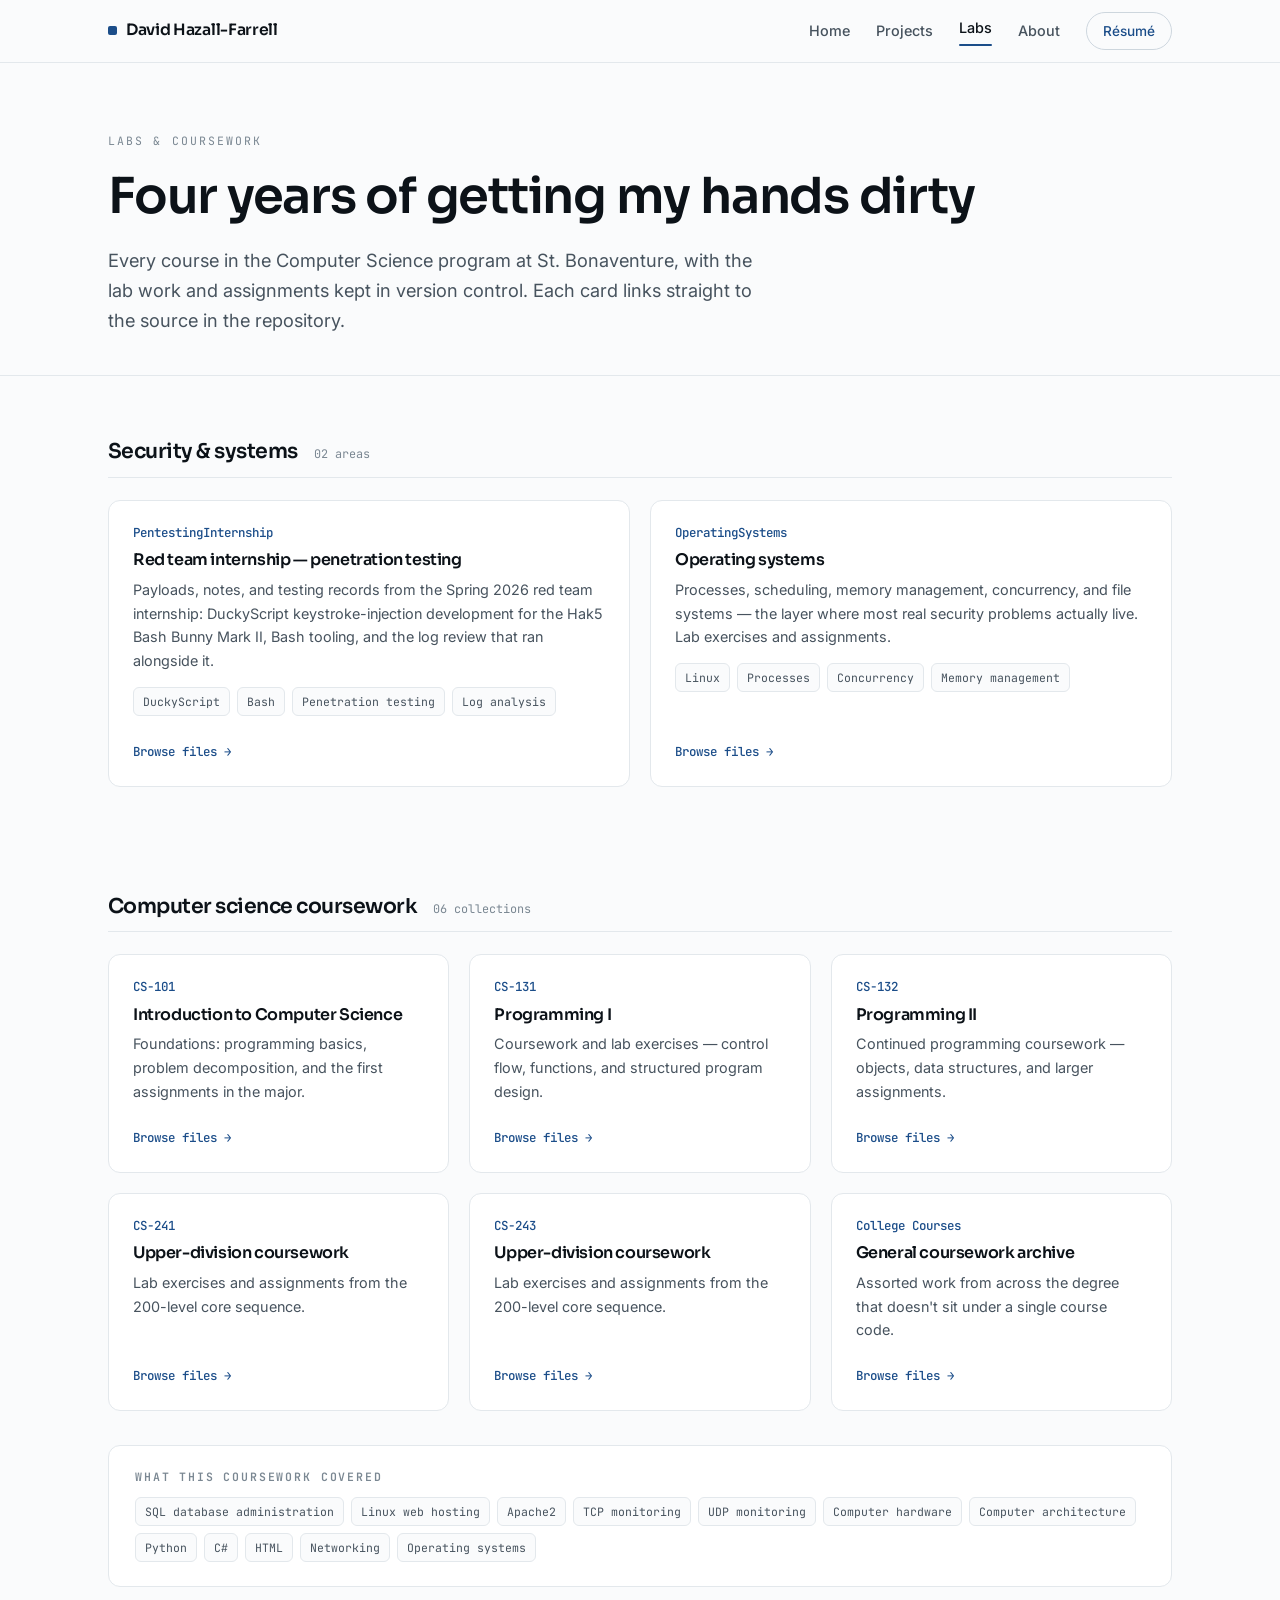
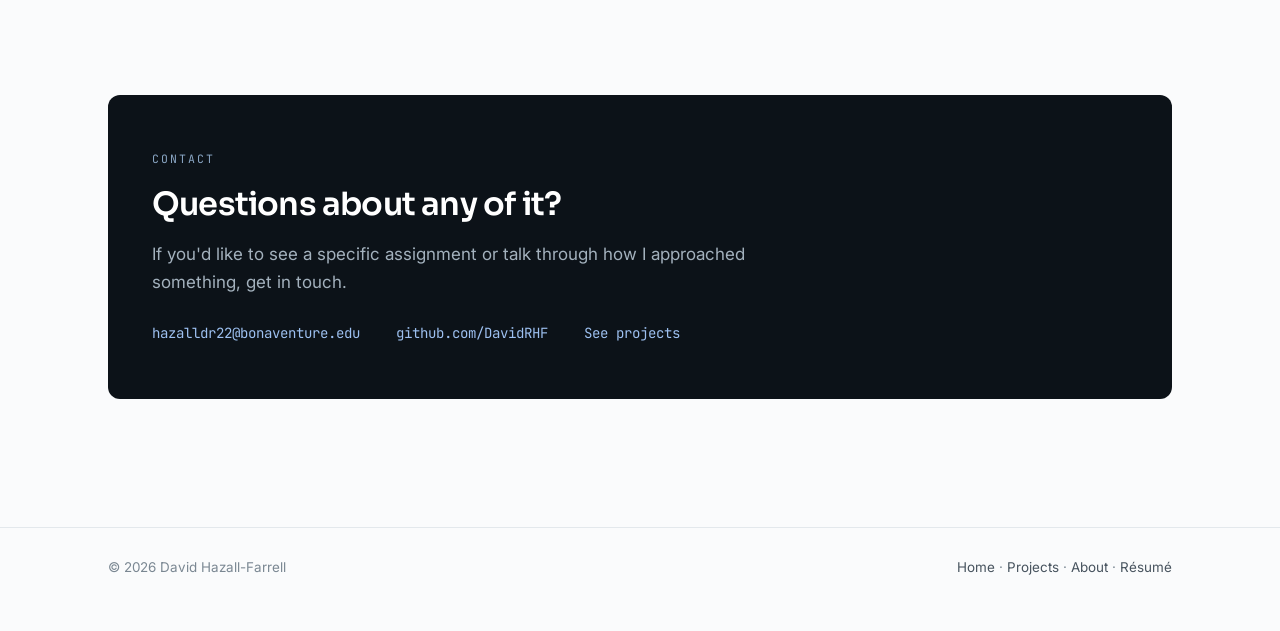
<file: labs.html>
<!DOCTYPE html>
<html lang="en">
<head>
<meta charset="utf-8">
<meta name="viewport" content="width=device-width, initial-scale=1">
<title>Labs &amp; Coursework — David Hazall-Farrell | Computer Science &amp; Cybersecurity</title>
<meta name="description" content="Lab exercises and coursework from David Hazall-Farrell's Computer Science degree at St. Bonaventure University: penetration testing, operating systems, networking, databases, and programming.">
<link rel="canonical" href="https://davidrhf.github.io/labs.html">
<link rel="preconnect" href="https://fonts.googleapis.com">
<link rel="preconnect" href="https://fonts.gstatic.com" crossorigin>
<link href="https://fonts.googleapis.com/css2?family=Sora:wght@400;500;600;700&family=Inter:wght@400;500;600&family=JetBrains+Mono:wght@400;500&display=swap" rel="stylesheet">
<link rel="stylesheet" href="style.css">
<style>
  .group-head {
    display: flex; align-items: baseline; gap: 16px;
    margin: 0 0 22px; padding-bottom: 12px; border-bottom: 1px solid var(--line);
  }
  .group-head h2 { font-size: 1.28rem; }
  .group-head .count {
    font-family: "JetBrains Mono", monospace; font-size: 0.74rem; color: var(--muted);
  }
  .lab-card { padding: 22px 24px; }
  .lab-card .code {
    font-family: "JetBrains Mono", monospace; font-size: 0.78rem;
    color: var(--accent); font-weight: 500; display: block; margin-bottom: 8px;
  }
  .lab-card h3 { font-size: 1rem; margin-bottom: 8px; }
  .lab-card p { font-size: 0.9rem; margin-bottom: 14px; }
  .skills-line {
    background: var(--surface); border: 1px solid var(--line); border-radius: var(--radius);
    padding: 24px 26px; margin-top: 34px;
  }
  .skills-line .tags { margin-bottom: 0; }
  .skills-line h3 {
    font-family: "JetBrains Mono", monospace; font-size: 0.72rem;
    letter-spacing: 0.16em; text-transform: uppercase; color: var(--muted); margin-bottom: 14px;
  }
</style>
</head>
<body>

<nav class="nav">
  <div class="wrap">
    <a class="brand" href="index.html"><span class="mark"></span>David Hazall-Farrell</a>
    <div class="nav-links">
      <a href="index.html">Home</a>
      <a href="projects.html">Projects</a>
      <a class="active" href="labs.html">Labs</a>
      <a href="AboutMe.html">About</a>
      <a class="nav-cta hide-sm" href="David-Hazall-Farrell-Resume.pdf">Résumé</a>
    </div>
  </div>
</nav>

<header class="page-head">
  <div class="wrap">
    <p class="eyebrow">Labs &amp; coursework</p>
    <h1>Four years of getting my hands dirty</h1>
    <p class="lede">Every course in the Computer Science program at St. Bonaventure, with the lab work
      and assignments kept in version control. Each card links straight to the source in the repository.</p>
  </div>
</header>

<main>

<!-- ============================================================
     DAVID: swap the <h3> in each card below for the real course
     title (e.g. "Data Structures & Algorithms") and tighten the
     one-line description. The links already point to the correct
     folders in your repo. Delete this comment when done.
     ============================================================ -->

<section>
  <div class="wrap">
    <div class="group-head">
      <h2>Security &amp; systems</h2>
      <span class="count">02 areas</span>
    </div>

    <div class="grid grid-2">
      <article class="card lab-card">
        <span class="code">PentestingInternship</span>
        <h3>Red team internship — penetration testing</h3>
        <p>Payloads, notes, and testing records from the Spring 2026 red team internship: DuckyScript
          keystroke-injection development for the Hak5 Bash Bunny Mark II, Bash tooling, and the log
          review that ran alongside it.</p>
        <div class="tags">
          <span class="tag">DuckyScript</span><span class="tag">Bash</span>
          <span class="tag">Penetration testing</span><span class="tag">Log analysis</span>
        </div>
        <div class="card-foot"><a class="card-link" href="https://github.com/DavidRHF/DavidRHF.github.io/tree/main/PentestingInternship">Browse files</a></div>
      </article>

      <article class="card lab-card">
        <span class="code">OperatingSystems</span>
        <h3>Operating systems</h3>
        <p>Processes, scheduling, memory management, concurrency, and file systems — the layer where
          most real security problems actually live. Lab exercises and assignments.</p>
        <div class="tags">
          <span class="tag">Linux</span><span class="tag">Processes</span>
          <span class="tag">Concurrency</span><span class="tag">Memory management</span>
        </div>
        <div class="card-foot"><a class="card-link" href="https://github.com/DavidRHF/DavidRHF.github.io/tree/main/OperatingSystems">Browse files</a></div>
      </article>
    </div>
  </div>
</section>

<section class="tight">
  <div class="wrap">
    <div class="group-head">
      <h2>Computer science coursework</h2>
      <span class="count">06 collections</span>
    </div>

    <div class="grid grid-3">
      <article class="card lab-card">
        <span class="code">CS-101</span>
        <h3>Introduction to Computer Science</h3>
        <p>Foundations: programming basics, problem decomposition, and the first assignments in the major.</p>
        <div class="card-foot"><a class="card-link" href="https://github.com/DavidRHF/DavidRHF.github.io/tree/main/CS-101">Browse files</a></div>
      </article>

      <article class="card lab-card">
        <span class="code">CS-131</span>
        <h3>Programming I</h3>
        <p>Coursework and lab exercises — control flow, functions, and structured program design.</p>
        <div class="card-foot"><a class="card-link" href="https://github.com/DavidRHF/DavidRHF.github.io/tree/main/CS-131">Browse files</a></div>
      </article>

      <article class="card lab-card">
        <span class="code">CS-132</span>
        <h3>Programming II</h3>
        <p>Continued programming coursework — objects, data structures, and larger assignments.</p>
        <div class="card-foot"><a class="card-link" href="https://github.com/DavidRHF/DavidRHF.github.io/tree/main/CS-132">Browse files</a></div>
      </article>

      <article class="card lab-card">
        <span class="code">CS-241</span>
        <h3>Upper-division coursework</h3>
        <p>Lab exercises and assignments from the 200-level core sequence.</p>
        <div class="card-foot"><a class="card-link" href="https://github.com/DavidRHF/DavidRHF.github.io/tree/main/CS-241">Browse files</a></div>
      </article>

      <article class="card lab-card">
        <span class="code">CS-243</span>
        <h3>Upper-division coursework</h3>
        <p>Lab exercises and assignments from the 200-level core sequence.</p>
        <div class="card-foot"><a class="card-link" href="https://github.com/DavidRHF/DavidRHF.github.io/tree/main/CS-243">Browse files</a></div>
      </article>

      <article class="card lab-card">
        <span class="code">College Courses</span>
        <h3>General coursework archive</h3>
        <p>Assorted work from across the degree that doesn't sit under a single course code.</p>
        <div class="card-foot"><a class="card-link" href="https://github.com/DavidRHF/DavidRHF.github.io/tree/main/College%20Courses">Browse files</a></div>
      </article>
    </div>

    <div class="skills-line">
      <h3>What this coursework covered</h3>
      <div class="tags">
        <span class="tag">SQL database administration</span>
        <span class="tag">Linux web hosting</span>
        <span class="tag">Apache2</span>
        <span class="tag">TCP monitoring</span>
        <span class="tag">UDP monitoring</span>
        <span class="tag">Computer hardware</span>
        <span class="tag">Computer architecture</span>
        <span class="tag">Python</span>
        <span class="tag">C#</span>
        <span class="tag">HTML</span>
        <span class="tag">Networking</span>
        <span class="tag">Operating systems</span>
      </div>
    </div>
  </div>
</section>

<section>
  <div class="wrap">
    <div class="band">
      <p class="eyebrow">Contact</p>
      <h2 class="section-title">Questions about any of it?</h2>
      <p>If you'd like to see a specific assignment or talk through how I approached something, get in touch.</p>
      <div class="band-links">
        <a href="mailto:hazalldr22@bonaventure.edu">hazalldr22@bonaventure.edu</a>
        <a href="https://github.com/DavidRHF">github.com/DavidRHF</a>
        <a href="projects.html">See projects</a>
      </div>
    </div>
  </div>
</section>
</main>

<footer>
  <div class="wrap">
    <span>&copy; 2026 David Hazall-Farrell</span>
    <span>
      <a href="index.html">Home</a> &middot;
      <a href="projects.html">Projects</a> &middot;
      <a href="AboutMe.html">About</a> &middot;
      <a href="David-Hazall-Farrell-Resume.pdf">Résumé</a>
    </span>
  </div>
</footer>

</body>
</html>
</file>
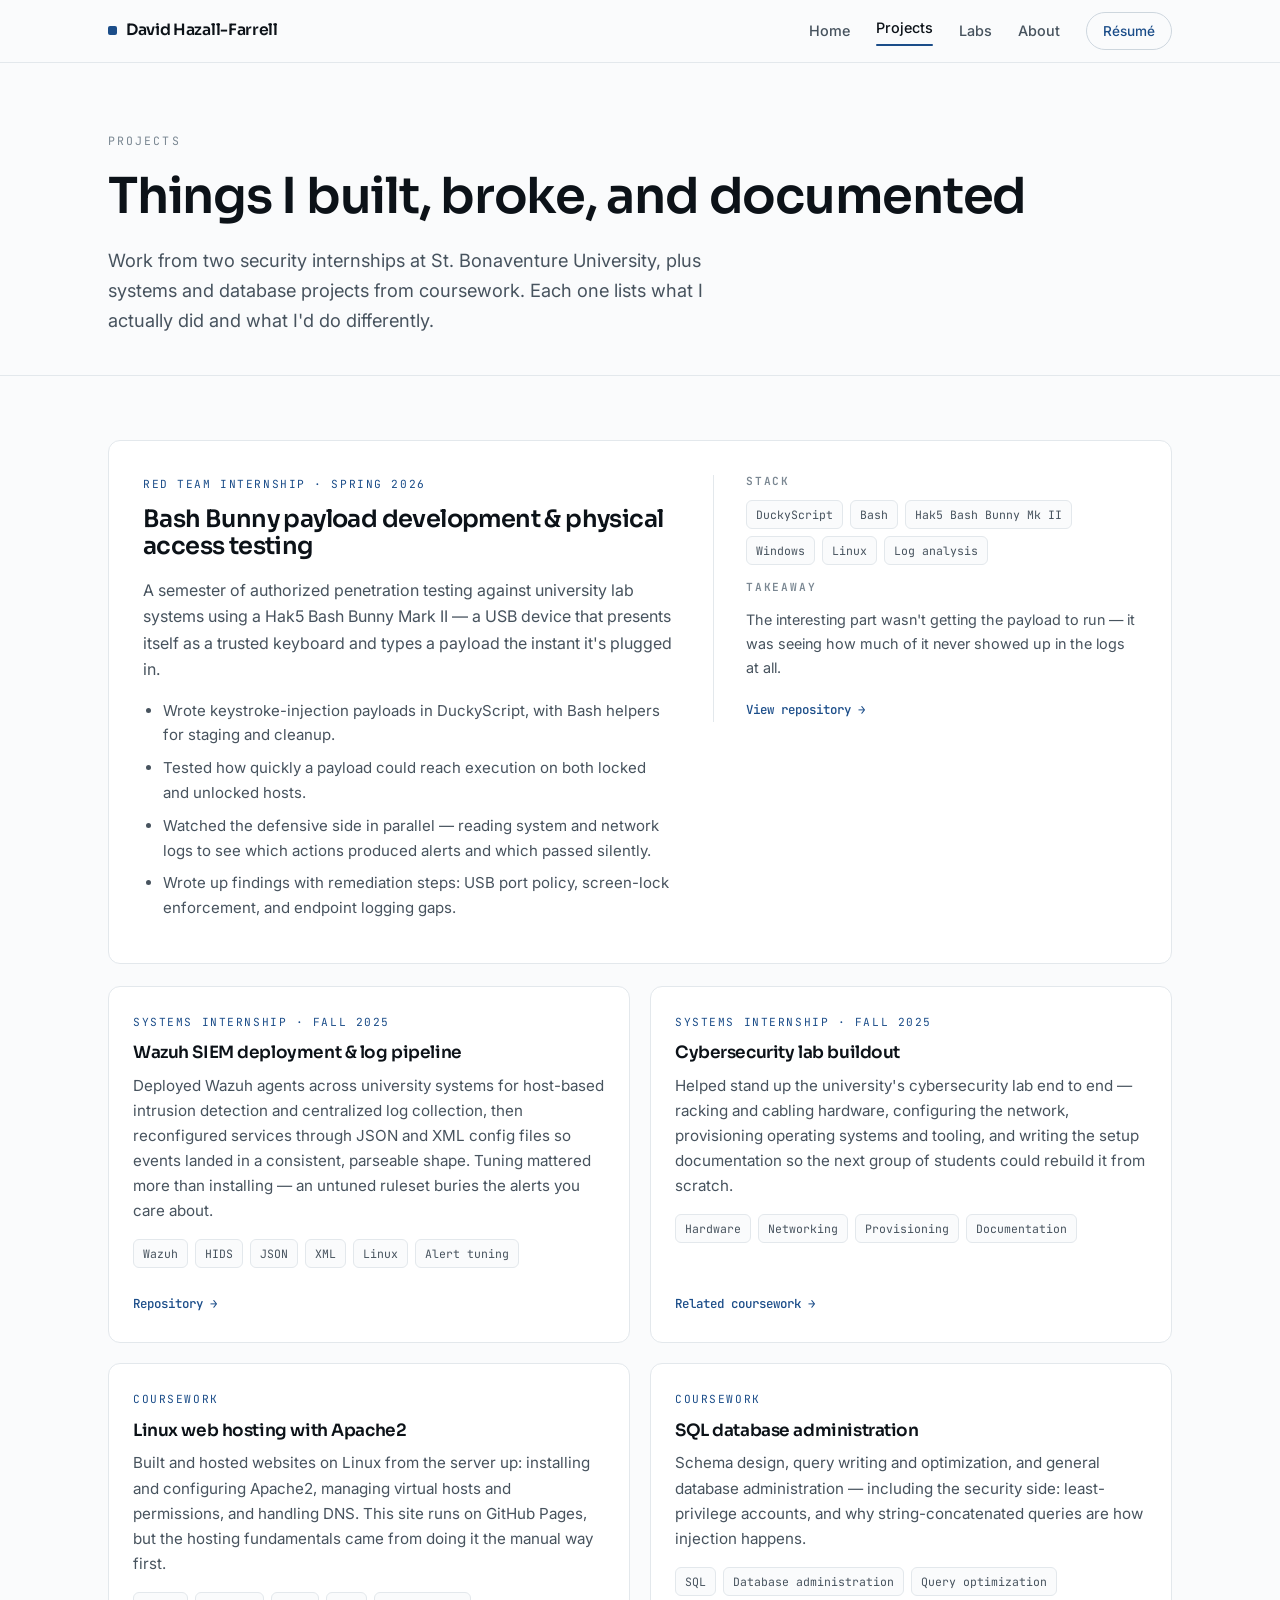
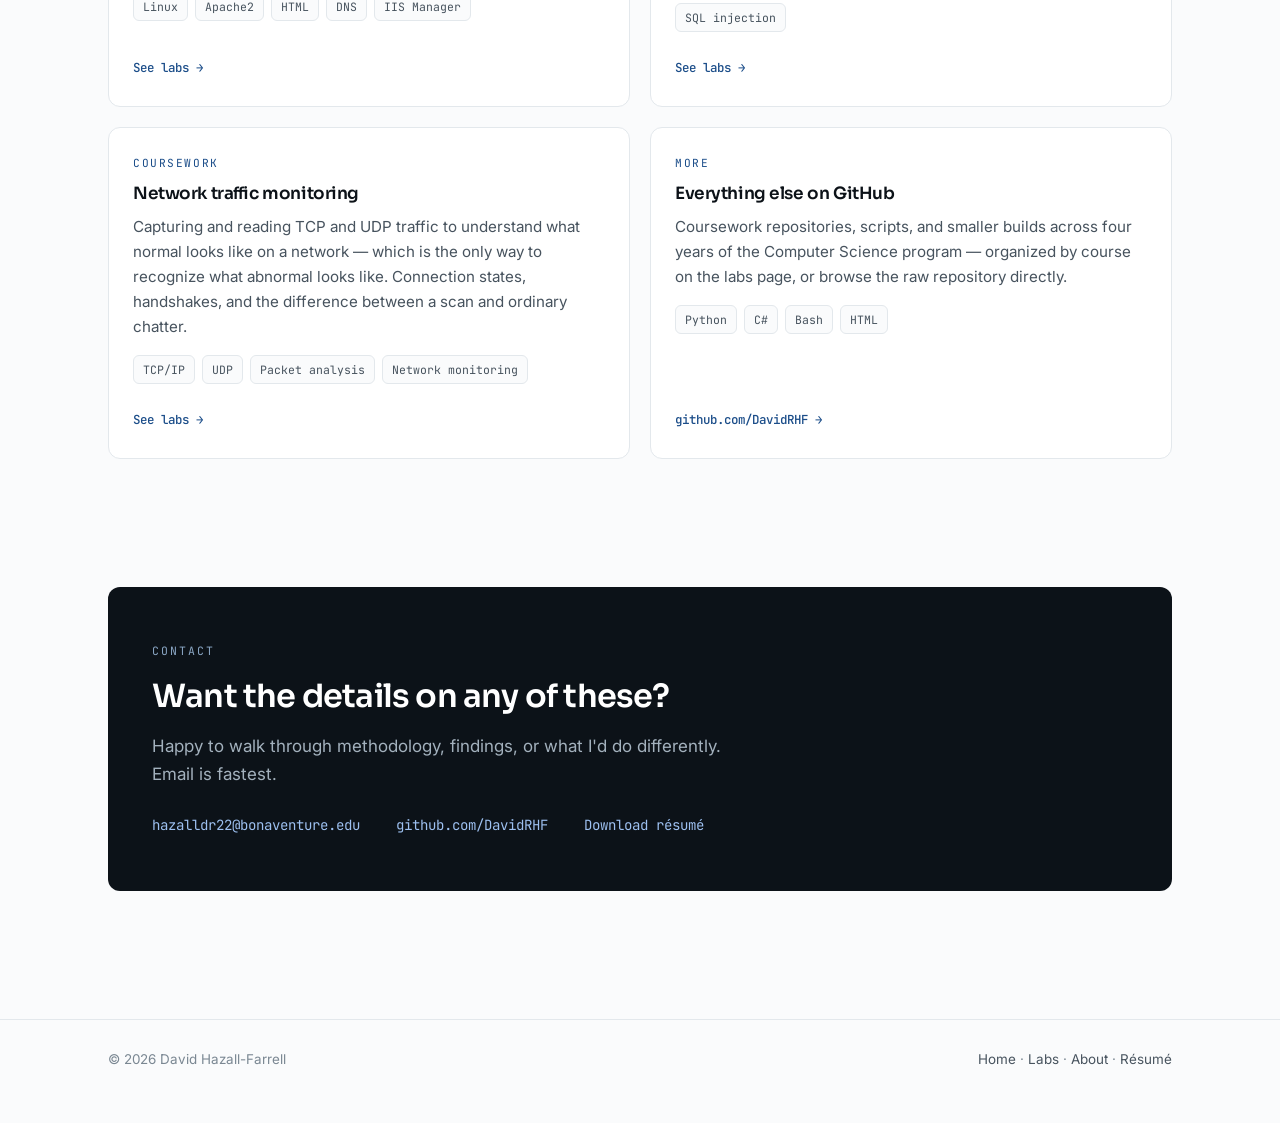
<file: projects.html>
<!DOCTYPE html>
<html lang="en">
<head>
<meta charset="utf-8">
<meta name="viewport" content="width=device-width, initial-scale=1">
<title>Projects — David Hazall-Farrell | Penetration Testing, Wazuh SIEM, Linux</title>
<meta name="description" content="Cybersecurity and computer science projects by David Hazall-Farrell: Bash Bunny payload development, Wazuh SIEM deployment, cybersecurity lab buildout, Linux web hosting with Apache2, and SQL database administration.">
<link rel="canonical" href="https://davidrhf.github.io/projects.html">
<link rel="preconnect" href="https://fonts.googleapis.com">
<link rel="preconnect" href="https://fonts.gstatic.com" crossorigin>
<link href="https://fonts.googleapis.com/css2?family=Sora:wght@400;500;600;700&family=Inter:wght@400;500;600&family=JetBrains+Mono:wght@400;500&display=swap" rel="stylesheet">
<link rel="stylesheet" href="style.css">
<style>
  .feature {
    display: grid; grid-template-columns: 1.25fr 1fr; gap: 40px;
    background: var(--surface); border: 1px solid var(--line);
    border-radius: var(--radius); padding: 34px; margin-bottom: 22px; align-items: start;
  }
  .feature h3 { font-size: 1.5rem; margin-bottom: 12px; }
  .feature p { color: var(--ink-2); font-size: 1rem; }
  .feature ul { margin: 0; padding-left: 20px; color: var(--ink-2); font-size: 0.94rem; }
  .feature li { margin-bottom: 8px; }
  .feature-side {
    border-left: 1px solid var(--line); padding-left: 32px;
  }
  .feature-side h4 {
    font-family: "JetBrains Mono", monospace; font-size: 0.7rem;
    letter-spacing: 0.16em; text-transform: uppercase; color: var(--muted); margin-bottom: 12px;
  }
  .placeholder-note {
    background: var(--accent-soft); border: 1px dashed var(--accent);
    border-radius: var(--radius); padding: 16px 20px; margin-bottom: 30px;
    font-family: "JetBrains Mono", monospace; font-size: 0.78rem; color: var(--accent-deep);
  }
  @media (max-width: 820px) {
    .feature { grid-template-columns: 1fr; gap: 24px; padding: 26px; }
    .feature-side { border-left: none; border-top: 1px solid var(--line); padding-left: 0; padding-top: 22px; }
  }
</style>
</head>
<body>

<nav class="nav">
  <div class="wrap">
    <a class="brand" href="index.html"><span class="mark"></span>David Hazall-Farrell</a>
    <div class="nav-links">
      <a href="index.html">Home</a>
      <a class="active" href="projects.html">Projects</a>
      <a href="labs.html">Labs</a>
      <a href="AboutMe.html">About</a>
      <a class="nav-cta hide-sm" href="David-Hazall-Farrell-Resume.pdf">Résumé</a>
    </div>
  </div>
</nav>

<header class="page-head">
  <div class="wrap">
    <p class="eyebrow">Projects</p>
    <h1>Things I built, broke, and documented</h1>
    <p class="lede">Work from two security internships at St. Bonaventure University, plus systems and
      database projects from coursework. Each one lists what I actually did and what I'd do differently.</p>
  </div>
</header>

<main>
<section>
  <div class="wrap">

    <!-- ============================================================
         DAVID: replace the bracketed bits below with real specifics —
         numbers, repo links, and screenshots. Delete this comment after.
         ============================================================ -->

    <article class="feature">
      <div>
        <span class="card-kicker">Red team internship &middot; Spring 2026</span>
        <h3>Bash Bunny payload development &amp; physical access testing</h3>
        <p>A semester of authorized penetration testing against university lab systems using a Hak5 Bash
          Bunny Mark II — a USB device that presents itself as a trusted keyboard and types a payload the
          instant it's plugged in.</p>
        <ul>
          <li>Wrote keystroke-injection payloads in DuckyScript, with Bash helpers for staging and cleanup.</li>
          <li>Tested how quickly a payload could reach execution on both locked and unlocked hosts.</li>
          <li>Watched the defensive side in parallel — reading system and network logs to see which actions produced alerts and which passed silently.</li>
          <li>Wrote up findings with remediation steps: USB port policy, screen-lock enforcement, and endpoint logging gaps.</li>
        </ul>
      </div>
      <div class="feature-side">
        <h4>Stack</h4>
        <div class="tags">
          <span class="tag">DuckyScript</span><span class="tag">Bash</span>
          <span class="tag">Hak5 Bash Bunny Mk II</span><span class="tag">Windows</span>
          <span class="tag">Linux</span><span class="tag">Log analysis</span>
        </div>
        <h4>Takeaway</h4>
        <p style="font-size:0.9rem;">The interesting part wasn't getting the payload to run — it was seeing
          how much of it never showed up in the logs at all.</p>
        <a class="card-link" href="https://github.com/DavidRHF/DavidRHF.github.io/tree/main/PentestingInternship">View repository</a>
      </div>
    </article>

    <div class="grid grid-2">

      <article class="card">
        <span class="card-kicker">Systems internship &middot; Fall 2025</span>
        <h3>Wazuh SIEM deployment &amp; log pipeline</h3>
        <p>Deployed Wazuh agents across university systems for host-based intrusion detection and
          centralized log collection, then reconfigured services through JSON and XML config files so
          events landed in a consistent, parseable shape. Tuning mattered more than installing —
          an untuned ruleset buries the alerts you care about.</p>
        <div class="tags">
          <span class="tag">Wazuh</span><span class="tag">HIDS</span><span class="tag">JSON</span>
          <span class="tag">XML</span><span class="tag">Linux</span><span class="tag">Alert tuning</span>
        </div>
        <div class="card-foot"><a class="card-link" href="https://github.com/DavidRHF">Repository</a></div>
      </article>

      <article class="card">
        <span class="card-kicker">Systems internship &middot; Fall 2025</span>
        <h3>Cybersecurity lab buildout</h3>
        <p>Helped stand up the university's cybersecurity lab end to end — racking and cabling hardware,
          configuring the network, provisioning operating systems and tooling, and writing the setup
          documentation so the next group of students could rebuild it from scratch.</p>
        <div class="tags">
          <span class="tag">Hardware</span><span class="tag">Networking</span>
          <span class="tag">Provisioning</span><span class="tag">Documentation</span>
        </div>
        <div class="card-foot"><a class="card-link" href="labs.html">Related coursework</a></div>
      </article>

      <article class="card">
        <span class="card-kicker">Coursework</span>
        <h3>Linux web hosting with Apache2</h3>
        <p>Built and hosted websites on Linux from the server up: installing and configuring Apache2,
          managing virtual hosts and permissions, and handling DNS. This site runs on GitHub Pages,
          but the hosting fundamentals came from doing it the manual way first.</p>
        <div class="tags">
          <span class="tag">Linux</span><span class="tag">Apache2</span><span class="tag">HTML</span>
          <span class="tag">DNS</span><span class="tag">IIS Manager</span>
        </div>
        <div class="card-foot"><a class="card-link" href="labs.html">See labs</a></div>
      </article>

      <article class="card">
        <span class="card-kicker">Coursework</span>
        <h3>SQL database administration</h3>
        <p>Schema design, query writing and optimization, and general database administration —
          including the security side: least-privilege accounts, and why string-concatenated queries
          are how injection happens.</p>
        <div class="tags">
          <span class="tag">SQL</span><span class="tag">Database administration</span>
          <span class="tag">Query optimization</span><span class="tag">SQL injection</span>
        </div>
        <div class="card-foot"><a class="card-link" href="labs.html">See labs</a></div>
      </article>

      <article class="card">
        <span class="card-kicker">Coursework</span>
        <h3>Network traffic monitoring</h3>
        <p>Capturing and reading TCP and UDP traffic to understand what normal looks like on a network —
          which is the only way to recognize what abnormal looks like. Connection states, handshakes,
          and the difference between a scan and ordinary chatter.</p>
        <div class="tags">
          <span class="tag">TCP/IP</span><span class="tag">UDP</span>
          <span class="tag">Packet analysis</span><span class="tag">Network monitoring</span>
        </div>
        <div class="card-foot"><a class="card-link" href="labs.html">See labs</a></div>
      </article>

      <article class="card">
        <span class="card-kicker">More</span>
        <h3>Everything else on GitHub</h3>
        <p>Coursework repositories, scripts, and smaller builds across four years of the Computer Science
          program — organized by course on the labs page, or browse the raw repository directly.</p>
        <div class="tags">
          <span class="tag">Python</span><span class="tag">C#</span><span class="tag">Bash</span>
          <span class="tag">HTML</span>
        </div>
        <div class="card-foot"><a class="card-link" href="https://github.com/DavidRHF">github.com/DavidRHF</a></div>
      </article>

    </div>
  </div>
</section>

<section>
  <div class="wrap">
    <div class="band">
      <p class="eyebrow">Contact</p>
      <h2 class="section-title">Want the details on any of these?</h2>
      <p>Happy to walk through methodology, findings, or what I'd do differently. Email is fastest.</p>
      <div class="band-links">
        <a href="mailto:hazalldr22@bonaventure.edu">hazalldr22@bonaventure.edu</a>
        <a href="https://github.com/DavidRHF">github.com/DavidRHF</a>
        <a href="David-Hazall-Farrell-Resume.pdf">Download résumé</a>
      </div>
    </div>
  </div>
</section>
</main>

<footer>
  <div class="wrap">
    <span>&copy; 2026 David Hazall-Farrell</span>
    <span>
      <a href="index.html">Home</a> &middot;
      <a href="labs.html">Labs</a> &middot;
      <a href="AboutMe.html">About</a> &middot;
      <a href="David-Hazall-Farrell-Resume.pdf">Résumé</a>
    </span>
  </div>
</footer>

</body>
</html>
</file>
<file: style.css>
/* ============================================================
   David Hazall-Farrell — shared stylesheet
   One file drives all four pages. Edit tokens below to retheme.
   ============================================================ */

:root {
  --bg:          #fafbfc;
  --surface:     #ffffff;
  --ink:         #0c1218;
  --ink-2:       #47535e;
  --muted:       #7a8792;
  --line:        #e3e8ec;
  --line-strong: #cdd6dd;
  --accent:      #1b4d89;
  --accent-deep: #143a68;
  --accent-soft: #eaf0f8;
  --radius:      12px;
  --maxw:        1120px;
  --gap:         20px;
}

* { box-sizing: border-box; }

html { scroll-behavior: smooth; -webkit-text-size-adjust: 100%; }

body {
  margin: 0;
  background: var(--bg);
  color: var(--ink);
  font-family: "Inter", system-ui, -apple-system, "Segoe UI", Roboto, sans-serif;
  font-size: 17px;
  line-height: 1.65;
  -webkit-font-smoothing: antialiased;
}

a { color: var(--accent); text-decoration: none; }
a:hover { text-decoration: underline; }
:focus-visible { outline: 3px solid var(--accent); outline-offset: 3px; border-radius: 4px; }
img { max-width: 100%; display: block; }

.wrap { max-width: var(--maxw); margin: 0 auto; padding: 0 28px; }

/* ---------- typography ---------- */
h1, h2, h3, h4 {
  font-family: "Sora", "Inter", sans-serif;
  line-height: 1.15;
  letter-spacing: -0.025em;
  margin: 0;
  font-weight: 600;
}
.mono { font-family: "JetBrains Mono", ui-monospace, SFMono-Regular, Menlo, monospace; }

.eyebrow {
  font-family: "JetBrains Mono", monospace;
  font-size: 0.72rem;
  letter-spacing: 0.18em;
  text-transform: uppercase;
  color: var(--muted);
  margin: 0 0 18px;
}

.lede {
  font-size: 1.14rem;
  color: var(--ink-2);
  max-width: 60ch;
  margin: 20px 0 0;
}

.section-title {
  font-size: clamp(1.5rem, 3.2vw, 2rem);
  margin-bottom: 10px;
}

.section-note {
  color: var(--muted);
  max-width: 62ch;
  margin: 0 0 34px;
  font-size: 0.98rem;
}

/* ---------- nav ---------- */
.nav {
  position: sticky;
  top: 0;
  z-index: 40;
  background: rgba(250, 251, 252, 0.88);
  backdrop-filter: saturate(160%) blur(12px);
  border-bottom: 1px solid var(--line);
}
.nav .wrap {
  display: flex;
  align-items: center;
  justify-content: space-between;
  gap: 20px;
  height: 62px;
}
.brand {
  font-family: "Sora", sans-serif;
  font-weight: 600;
  font-size: 0.98rem;
  color: var(--ink);
  letter-spacing: -0.02em;
  white-space: nowrap;
}
.brand:hover { text-decoration: none; }
.brand .mark {
  display: inline-block;
  width: 9px; height: 9px;
  border-radius: 2px;
  background: var(--accent);
  margin-right: 9px;
  vertical-align: baseline;
}
.nav-links { display: flex; gap: 26px; font-size: 0.9rem; align-items: center; }
.nav-links a { color: var(--ink-2); font-weight: 500; }
.nav-links a:hover { color: var(--accent); text-decoration: none; }
.nav-links a.active { color: var(--ink); }
.nav-links a.active::after {
  content: "";
  display: block;
  height: 2px;
  background: var(--accent);
  border-radius: 2px;
  margin-top: 4px;
}
.nav-cta {
  border: 1px solid var(--line-strong);
  border-radius: 999px;
  padding: 7px 16px;
  font-size: 0.85rem;
  font-weight: 600;
  color: var(--accent) !important;
}
.nav-cta:hover { background: var(--accent-soft); border-color: var(--accent); }

/* ---------- page header (inner pages) ---------- */
.page-head {
  padding: 68px 0 40px;
  border-bottom: 1px solid var(--line);
}
.page-head h1 {
  font-size: clamp(2.1rem, 5.2vw, 3.1rem);
  font-weight: 600;
}

/* ---------- sections ---------- */
section { padding: 64px 0; }
section.tight { padding: 44px 0; }

/* ---------- buttons ---------- */
.cta-row { display: flex; flex-wrap: wrap; gap: 12px; margin-top: 30px; }
.btn {
  display: inline-flex;
  align-items: center;
  gap: 8px;
  padding: 11px 22px;
  border-radius: 999px;
  font-size: 0.92rem;
  font-weight: 600;
  border: 1px solid var(--accent);
  transition: background 0.16s ease, color 0.16s ease, transform 0.16s ease;
}
.btn:hover { text-decoration: none; transform: translateY(-1px); }
.btn-solid { background: var(--accent); color: #fff; }
.btn-solid:hover { background: var(--accent-deep); }
.btn-ghost { background: transparent; color: var(--accent); }
.btn-ghost:hover { background: var(--accent-soft); }

/* ---------- cards ---------- */
.grid { display: grid; gap: var(--gap); }
.grid-2 { grid-template-columns: repeat(2, 1fr); }
.grid-3 { grid-template-columns: repeat(3, 1fr); }

.card {
  background: var(--surface);
  border: 1px solid var(--line);
  border-radius: var(--radius);
  padding: 26px 24px;
  transition: border-color 0.18s ease, transform 0.18s ease;
  display: flex;
  flex-direction: column;
}
.card:hover { border-color: var(--line-strong); transform: translateY(-2px); }
.card h3 { font-size: 1.06rem; margin-bottom: 10px; }
.card p { margin: 0 0 16px; font-size: 0.95rem; color: var(--ink-2); }
.card-kicker {
  font-family: "JetBrains Mono", monospace;
  font-size: 0.7rem;
  letter-spacing: 0.14em;
  text-transform: uppercase;
  color: var(--accent);
  display: block;
  margin-bottom: 12px;
}
.card-foot { margin-top: auto; padding-top: 4px; }
.card-link {
  font-family: "JetBrains Mono", monospace;
  font-size: 0.78rem;
  font-weight: 500;
}
.card-link::after { content: " \2192"; }

/* ---------- tags ---------- */
.tags { display: flex; flex-wrap: wrap; gap: 7px; margin-bottom: 16px; }
.tag {
  font-family: "JetBrains Mono", monospace;
  font-size: 0.72rem;
  background: var(--bg);
  border: 1px solid var(--line);
  border-radius: 6px;
  padding: 4px 9px;
  color: var(--ink-2);
}

/* ---------- list rows (experience / timeline) ---------- */
.row {
  display: grid;
  grid-template-columns: 200px 1fr;
  gap: 30px;
  padding: 28px 0;
  border-top: 1px solid var(--line);
}
.row:last-child { border-bottom: 1px solid var(--line); }
.row-when {
  font-family: "JetBrains Mono", monospace;
  font-size: 0.78rem;
  color: var(--muted);
  padding-top: 5px;
}
.row h3 { font-size: 1.1rem; }
.row .org { color: var(--accent); font-weight: 600; font-size: 0.94rem; margin: 5px 0 12px; display: block; }
.row ul { margin: 0; padding-left: 20px; }
.row li { margin-bottom: 7px; font-size: 0.95rem; color: var(--ink-2); }

/* ---------- contact band ---------- */
.band {
  background: var(--ink);
  color: #e8eef3;
  border-radius: var(--radius);
  padding: 54px 44px;
}
.band h2 { color: #fff; }
.band p { color: #a3b1bd; max-width: 54ch; }
.band .eyebrow { color: #8aa6c4; }
.band-links {
  display: flex;
  flex-wrap: wrap;
  gap: 14px 36px;
  margin-top: 26px;
  font-family: "JetBrains Mono", monospace;
  font-size: 0.88rem;
}
.band-links a { color: #9dc0f0; }

/* ---------- footer ---------- */
footer {
  border-top: 1px solid var(--line);
  padding: 28px 0 52px;
  font-size: 0.84rem;
  color: var(--muted);
  margin-top: 64px;
}
footer .wrap { display: flex; flex-wrap: wrap; gap: 10px 22px; justify-content: space-between; }
footer a { color: var(--ink-2); }

/* ---------- responsive ---------- */
@media (max-width: 900px) {
  .grid-3 { grid-template-columns: repeat(2, 1fr); }
}
@media (max-width: 720px) {
  body { font-size: 16px; }
  .wrap { padding: 0 20px; }
  .grid-2, .grid-3 { grid-template-columns: 1fr; }
  .row { grid-template-columns: 1fr; gap: 10px; }
  .row-when { padding-top: 0; }
  .band { padding: 38px 26px; }
  section { padding: 48px 0; }
  .nav-links { gap: 16px; font-size: 0.84rem; }
  .nav-links .hide-sm { display: none; }
}

@media (prefers-reduced-motion: reduce) {
  html { scroll-behavior: auto; }
  * { animation: none !important; transition: none !important; }
}
</file>
